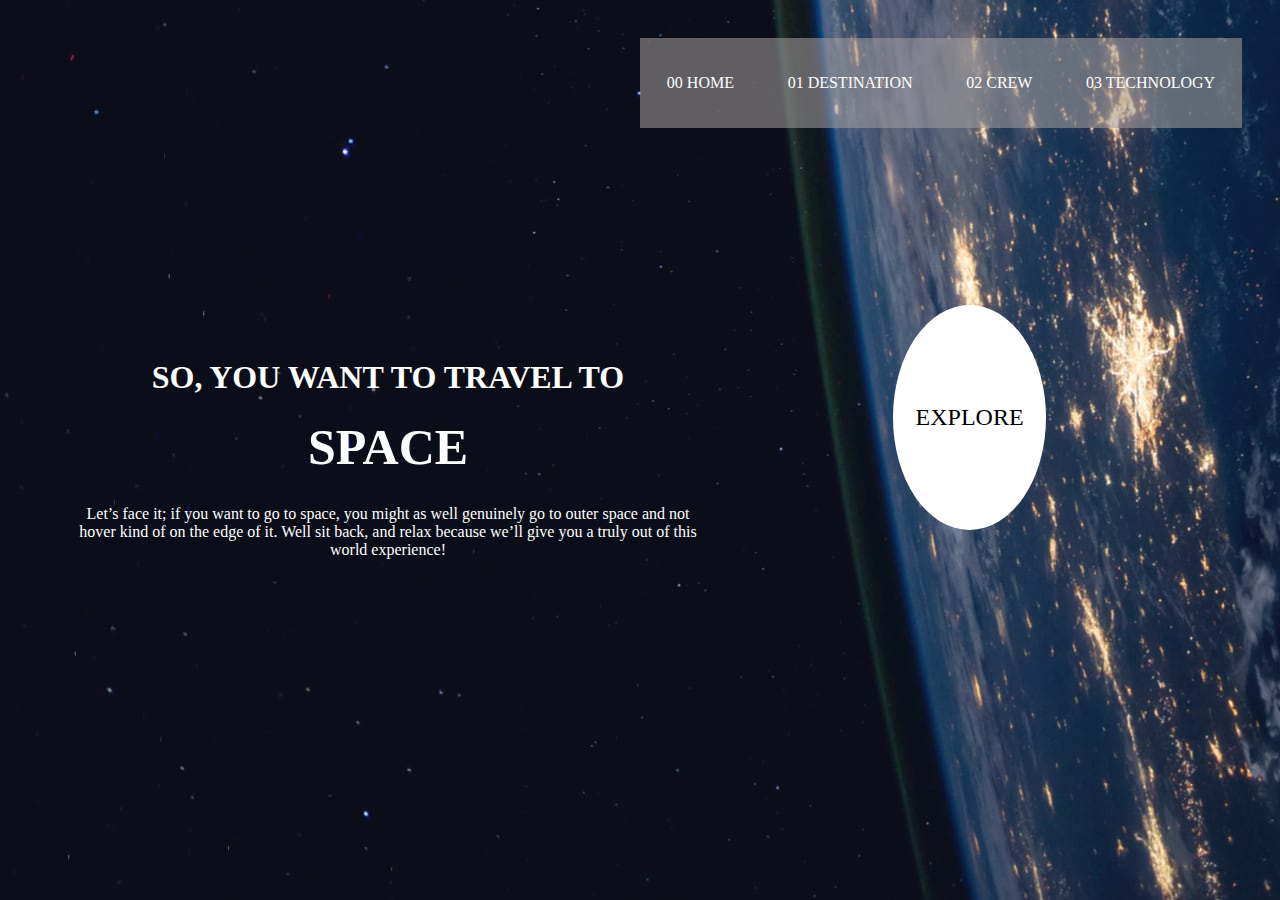
<file: index.html>
<!DOCTYPE html>
<html lang="en">

<head>
	<meta charset="UTF-8">
	<meta name="viewport" content="width=device-width, initial-scale=1.0">

	<link rel="icon" type="image/png" sizes="32x32" href="./assets/favicon-32x32.png">
	<link rel="stylesheet" href="./starter-code/styles.css">
	<title>Frontend Mentor | Space tourism website</title>
</head>

<body>
	<div class="container">
		<div class="navbar">
			<div class="navbar-in">
				<a id="home" href="./index.html">00 HOME</a>
				<a id="destination" href="./starter-code/destination-europa.html">01 DESTINATION</a>
				<a id="crew" href="./starter-code/crew-commander.html">02 CREW</a>
				<a id="technology" href="./starter-code/technology-capsule.html">03 TECHNOLOGY</a>
			</div>
		</div>
		
		<div id="text">

			<h1>SO, YOU WANT TO TRAVEL TO 
				
			</h1>
			<span>SPACE</span>

			<p>
				Let’s face it; if you want to go to space, you might as well genuinely go to
				outer space and not hover kind of on the edge of it. Well sit back, and relax
				because we’ll give you a truly out of this world experience!
			</p>
		</div>

		<div id="explore">
			<a href="./starter-code/destination-europa.html">
				EXPLORE
			</a>
		</div>

	
	</div>
	<script src="./app.js"></script>
</body>

</html>
</file>
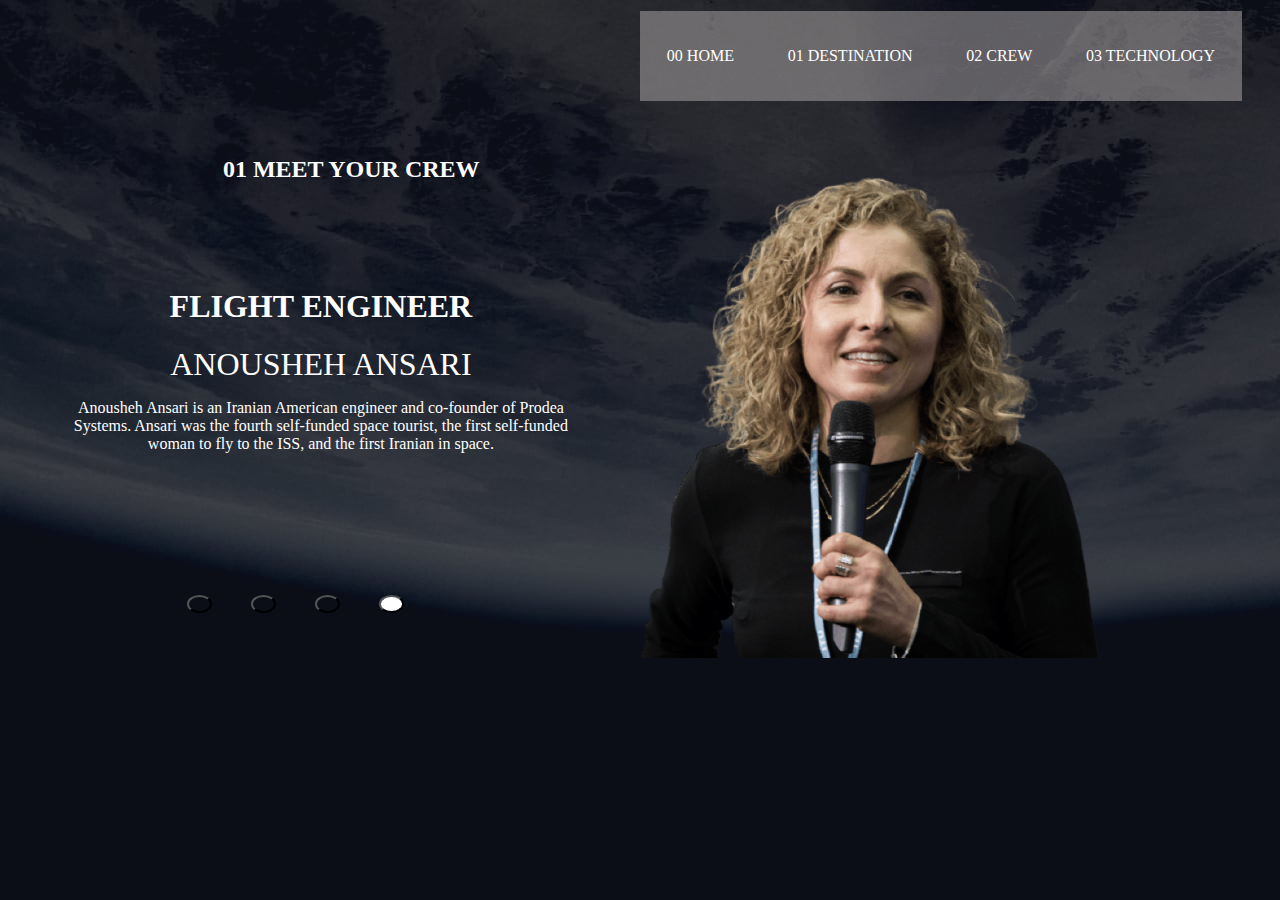
<file: starter-code/crew-commander.html>
<!DOCTYPE html>
<html lang="en">

<head>
	<meta charset="UTF-8">
	<meta name="viewport" content="width=device-width, initial-scale=1.0">

	<link rel="icon" type="image/png" sizes="32x32" href="./assets/favicon-32x32.png">
	<link rel="stylesheet" href="./styles2.css">
	<title>Frontend Mentor | Space tourism website</title>
</head>

<body>
	<div class="container">
		<div class="navbar">
			<div class="navbar-in">
				<a id="home" href="../index.html">00 HOME</a>
				<a id="destination" href="./destination-europa.html">01 DESTINATION</a>
				<a id="crew" href="./crew-commander.html">02 CREW</a>
				<a id="technology" href="./technology-capsule.html">03 TECHNOLOGY</a>
			</div>
		</div>

		<div id="heading">
			01 MEET YOUR CREW
		</div>

		<div id="guchi">
			<section id="Engineer" style="display:flex">
				<div id="select">
					<div id="text">
						<h1>
							FLIGHT ENGINEER
						</h1>
						<span>
							ANOUSHEH ANSARI
						</span>
						<p>
							Anousheh Ansari is an Iranian American engineer and co-founder of Prodea Systems.
							Ansari was the fourth self-funded space tourist, the first self-funded woman to
							fly to the ISS, and the first Iranian in space.				
						</p>
					</div>

					<div id="links">
						<button id="commander" style="background-color:transparent"></button>
						<button id="pilot" style="background-color:transparent"></button>
						<button id="specialist" style="background-color:transparent"></button>
						<button id="engineer" style="background-color:white"></button>
					</div>

				</div>

				<div id="img">
					<img src="./assets/crew/image-anousheh-ansari.png" alt="">
				</div>

			</section>

			<section id="Pilot" style="display:none">
				<div id="select">
					<div id="text">
						<h1>
							FLIGHT PILOT
						</h1>
						<span>
							VICTOR GLOVER
						</span>
						<p>
							Pilot on the first operational flight of the SpaceX Crew Dragon to the International Space Station. Glover is a commander in the U.S. Navy where he pilots an F/A-18.He was a crew member of Expedition 64, and served as a station systems flight engineer.			
						</p>
					</div>

					<div id="links">
						<button id="commander" style="background-color:transparent"></button>
						<button id="pilot" style="background-color:white"></button>
						<button id="specialist" style="background-color:transparent"></button>
						<button id="engineer" style="background-color:transparent"></button>
					</div>

				</div>

				<div id="img">
					<img src="./assets/crew/image-victor-glover.png" alt="">
				</div>

			</section>

			<section id="Specialist" style="display:none">
				<div id="select">
					<div id="text">
						<h1>
							MISSION SPECIALIST
						</h1>
						<span>
							MARK SHUTTLEWORTH
						</span>
						<p>
							Mark Richard Shuttleworth is the founder and CEO of Canonical, the company behind the Linux-based Ubuntu operating system. Shuttleworth became the first South African to travel to space as a space tourist.
						</p>
					</div>

					<div id="links">
						<button id="commander" style="background-color:transparent"></button>
						<button id="pilot" style="background-color:transparent"></button>
						<button id="specialist" style="background-color:white"></button>
						<button id="engineer" style="background-color:transparent"></button>
					</div>

				</div>

				<div id="img">
					<img src="./assets/crew/image-mark-shuttleworth.png" alt="">
				</div>

			</section>

			<section id="Commander" style="display:none">
				<div id="select">
					<div id="text">
						<h1>
							FLIGHT COMMANDER
						</h1>
						<span>
							DOUGLAS HURLEY
						</span>
						<p>
							Douglas Gerald Hurley is an American engineer, former Marine Corps pilot and former NASA astronaut. He launched into space for the third time as commander of Crew Dragon Demo-2.			
						</p>
					</div>

					<div id="links">
						<button id="commander" style="background-color:white"></button>
						<button id="pilot" style="background-color:transparent"></button>
						<button id="specialist" style="background-color:transparent"></button>
						<button id="engineer" style="background-color:transparent"></button>
					</div>

				</div>

				<div id="img">
					<img src="./assets/crew/image-douglas-hurley.png" alt="">
				</div>

			</section>
		</div>
	</div>
	<script src="../app2.js"></script>
</body>

</html>
</file>
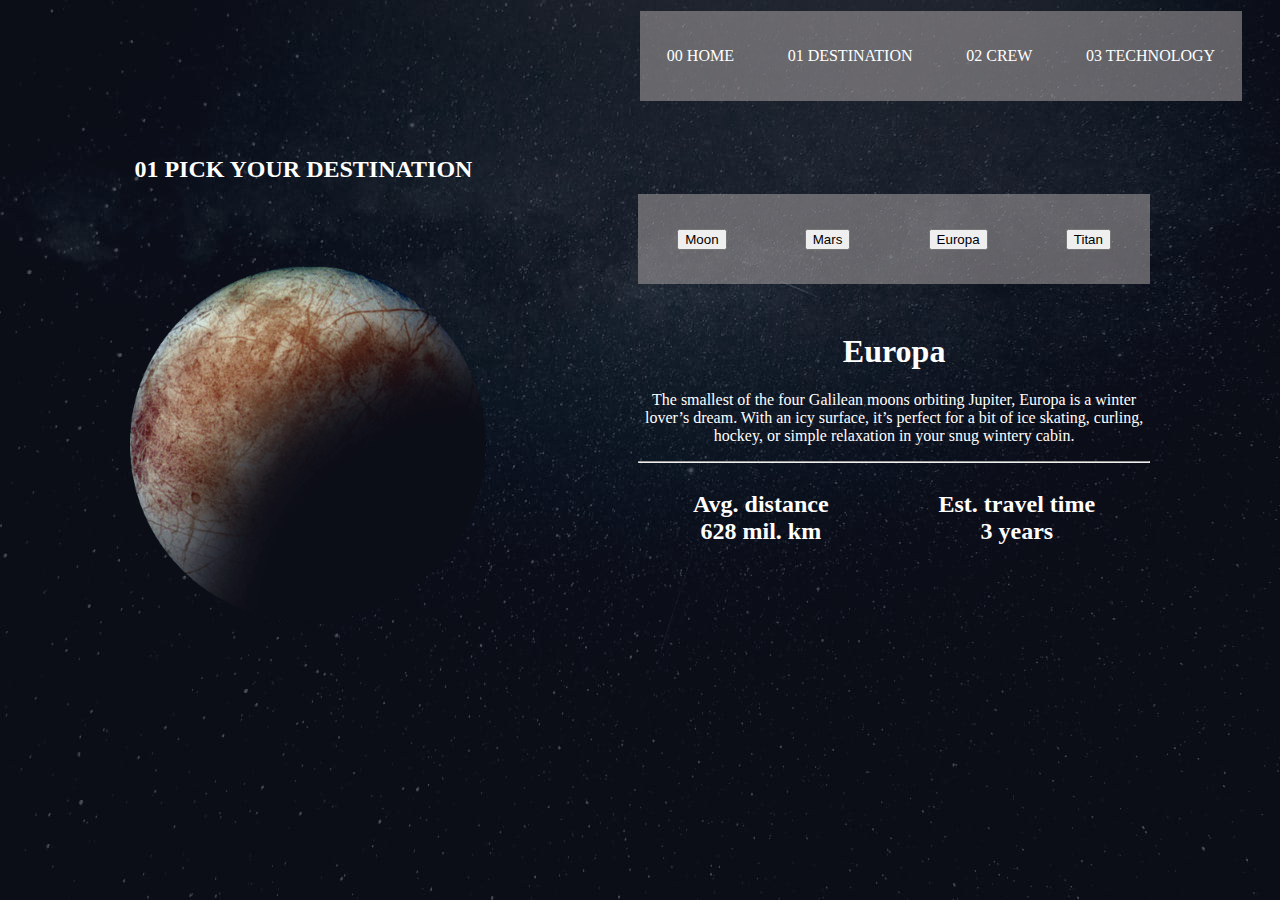
<file: starter-code/destination-europa.html>
<!DOCTYPE html>
<html lang="en">

<head>
	<meta charset="UTF-8">
	<meta name="viewport" content="width=device-width, initial-scale=1.0">

	<link rel="icon" type="image/png" sizes="32x32" href="./assets/favicon-32x32.png">
	<link rel="stylesheet" href="styles1.css">
	<title>Frontend Mentor | Space tourism website</title>
</head>

<body>
	<div class="container">
		<div class="navbar">
			<div class="navbar-in">
				<a id="home" href="../index.html">00 HOME</a>
				<a id="destination" href="./destination-europa.html">01 DESTINATION</a>
				<a id="crew" href="./crew-commander.html">02 CREW</a>
				<a id="technology" href="./technology-capsule.html">03 TECHNOLOGY</a>
			</div>
		</div>
		
		<div id="heading">
			01 PICK YOUR DESTINATION
		</div>

		<div id="guchi">
			<section id="Europa" style="display:flex">
				<div id="img">
					<img src="./assets/destination/image-europa.png" alt="">
				</div>
				
				<div id="select">
					<div id="links">
						<button id="moon" >Moon</button>
						<button id="mars" >Mars</button>
						<button id="europa">Europa</button>
						<button id="titan" >Titan</button>
					</div>
					
					<div id="text">
						<h1>
							Europa						
						</h1>
						<p>
							The smallest of the four Galilean moons orbiting Jupiter, Europa is a
							winter lover’s dream. With an icy surface, it’s perfect for a bit of
							ice skating, curling, hockey, or simple relaxation in your snug
							wintery cabin.
						</p>
						<hr>
						<div>
							<div class="first">
								<h2>
									Avg. distance <br>
									628 mil. km
								</h2>
							</div>
							<div class="second">
								<h2>
									Est. travel time <br>
									3 years
								</h2>
							</div>
						</div>
					</div>
				</div>
			</section>
			
			<section id="Moon" style="display: none">
				<div id="img">
					<img src="./assets/destination/image-moon.png" alt="">
				</div>
				
				<div id="select">
					<div id="links">
						<button id="moon" >Moon</button>
						<button id="mars" >Mars</button>
						<button id="europa">Europa</button>
						<button id="titan" >Titan</button>
					</div>
					
					<div id="text">
						<h1>
							Moon
						</h1>
						<p>
							See our planet as you’ve never seen it before. A perfect relaxing trip away to help 
							regain perspective and come back refreshed. While you’re there, take in some history 
							by visiting the Luna 2 and Apollo 11 landing sites.
						</p>
						<hr>
						<div>
							<div class="first">
								<h2>
									Avg. distance <br>
									384,400 km
								</h2>
							</div>
							<div class="second">
								<h2>
									Est. travel time <br>
									3 days
								</h2>
							</div>
						</div>
					</div>
				</div>
			</section>

			<section id="Mars"style="display: none">
				<div id="img">
					<img src="./assets/destination/image-mars.png" alt="">
				</div>
				
				<div id="select">
					<div id="links">
						<button id="moon" >Moon</button>
						<button id="mars" >Mars</button>
						<button id="europa">Europa</button>
						<button id="titan" >Titan</button>
					</div>
					
					<div id="text">
						<h1>
							Mars						
						</h1>
						<p>
							Don’t forget to pack your hiking boots. You’ll need them to tackle Olympus Mons, 
							the tallest planetary mountain in our solar system. It’s two and a half times 
							the size of Everest!
						</p>
						<hr>
						<div>
							<div class="first">
								<h2>
									Avg. distance <br>
									225 mil. km
								</h2>
							</div>
							<div class="second">
								<h2>
									Est. travel time <br>
									9 months
								</h2>
							</div>
						</div>
					</div>
				</div>
			</section>
			
			<section id="Titan" style="display: none">
				<div id="img">
					<img src="./assets/destination/image-titan.png" alt="">
				</div>
				
				<div id="select">
					<div id="links">
						<button id="moon" >Moon</button>
						<button id="mars" >Mars</button>
						<button id="europa">Europa</button>
						<button id="titan" >Titan</button>
					</div>
					
					<div id="text">
						<h1>
							Titan
						</h1>
						<p>
							The only moon known to have a dense atmosphere other than Earth, Titan 
							is a home away from home (just a few hundred degrees colder!). As a 
							bonus, you get striking views of the Rings of Saturn.
						</p>
						<hr>
						<div>
							<div class="first">
								<h2>
									Avg. distance <br>
									1.6 bil. km
								</h2>
							</div>
							<div class="second">
								<h2>
									Est. travel time <br>
									7 years
								</h2>
							</div>
						</div>
					</div>
				</div>
			</section>

		</div>	
	</div>

	<script src="../app.js"></script>
</body>

</html>
</file>
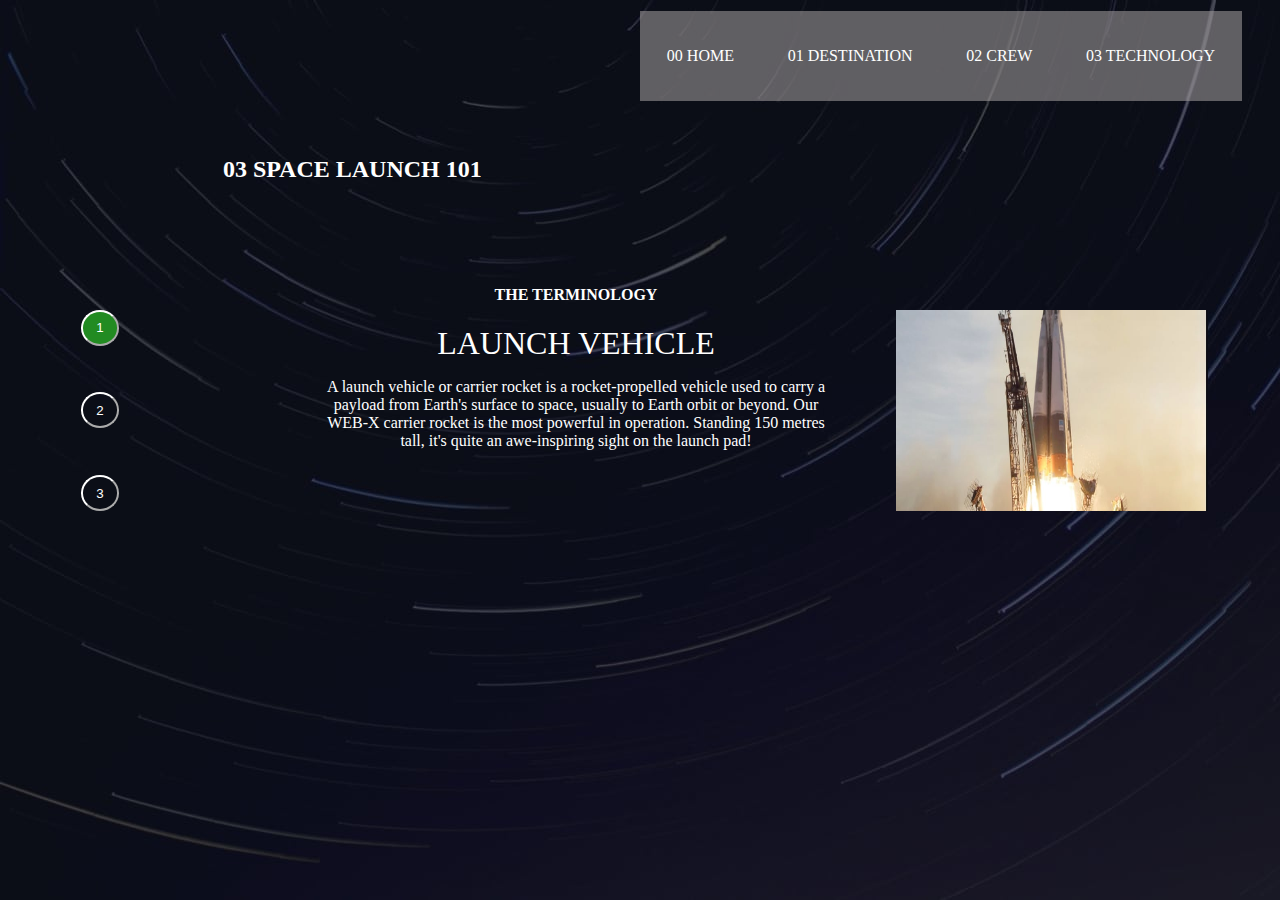
<file: starter-code/technology-capsule.html>
<!DOCTYPE html>
<html lang="en">

<head>
	<meta charset="UTF-8">
	<meta name="viewport" content="width=device-width, initial-scale=1.0">

	<link rel="icon" type="image/png" sizes="32x32" href="./assets/favicon-32x32.png">
	<link rel="stylesheet" href="./styles3.css">
	<title>Frontend Mentor | Space tourism website</title>
</head>

<body>
	<div class="container">
		<div class="navbar">
			<div class="navbar-in">
				<a id="home" href="../index.html">00 HOME</a>
				<a id="destination" href="./destination-europa.html">01 DESTINATION</a>
				<a id="crew" href="./crew-commander.html">02 CREW</a>
				<a id="technology" href="./technology-capsule.html">03 TECHNOLOGY</a>
			</div>
		</div>

		<div id="heading">
			03 SPACE LAUNCH 101
		</div>

		<div id="guchi">
			<section id="Vehicle" style="display:grid">
				
				<div id="links">
					<button id="vehicle" style="background-color:forestgreen">1</button>
					<button id="spaceport" style="background-color:transparent">2</button>
					<button id="capsule" style="background-color:transparent">3</button>
				</div>

				<div id="select">
					<div id="text">
						<h4>
							THE TERMINOLOGY
						</h4>
						<span>
							LAUNCH VEHICLE
						</span>
						<p>
							A launch vehicle or carrier rocket is a rocket-propelled vehicle used to carry a payload from Earth's surface to space, usually to Earth orbit or beyond. Our WEB-X carrier rocket is the most powerful in operation. Standing 150 metres tall, it's quite an awe-inspiring sight on the launch pad!		
						</p>
					</div>
				</div>

				<div id="img">
					<img src="./assets/technology/image-launch-vehicle-landscape.jpg" alt="">
				</div>
			</section>
			
			<section id="Spaceport" style="display:none">
				
				<div id="links">
					<button id="vehicle" style="background-color:transparent">1</button>
					<button id="spaceport" style="background-color:forestgreen">2</button>
					<button id="capsule" style="background-color:transparent">3</button>
				</div>

				<div id="select">
					<div id="text">
						<h4>
							THE TERMINOLOGY
						</h4>
						<span>
							SPACEPORT
						</span>
						<p>
							A spaceport or cosmodrome is a site for launching (or receiving) spacecraft, 
							by analogy to the seaport for ships or airport for aircraft. Based in the 
							famous Cape Canaveral, our spaceport is ideally situated to take advantage 
							of the Earth’s rotation for launch.		
						</p>
					</div>
				</div>

				<div id="img">
					<img src="./assets/technology/image-spaceport-landscape.jpg" alt="">
				</div>
			</section>

			<section id="Capsule" style="display:none">
				
				<div id="links">
					<button id="vehicle" style="background-color:transparent">1</button>
					<button id="spaceport" style="background-color:transparent">2</button>
					<button id="capsule" style="background-color:forestgreen">3</button>
				</div>

				<div id="select">
					<div id="text">
						<h4>
							THE TERMINOLOGY
						</h4>
						<span>
							SPACE CAPSULE
						</span>
						<p>
							A space capsule is an often-crewed spacecraft that uses a blunt-body reentry capsule to reenter the Earth's atmosphere without wings. Our capsule is where you'll spend your time during the flight. It includes a space gym, cinema, and plenty of other activities to keep you entertained.
						</p>
					</div>
				</div>

				<div id="img">
					<img src="./assets/technology/image-space-capsule-landscape.jpg" alt="">
				</div>
			</section>
		</div>
	</div>
	<script src="../app3.js"></script>
</body>

</html>
</file>
<file: starter-code/styles.css>
body{
    background:url('./assets//home/background-home-desktop.jpg');
    color: #fff;
}

.navbar-in{
    display: flex;
    flex-direction: row;
    justify-content:space-around;
    align-items: center;
    width: 50%;
    height: 10vh;
    background-color: rgba(163, 158, 158, 0.566);
    position: relative;
    left:50%;
    opacity: 2.5;
}

a{
    text-decoration: none;
    color: #fff;
}

.navbar{
    padding: 30px;
}

#text{
    width:50%;
    height:60%;
    position: relative;
    top:20vh;
    left:5vw;
    word-wrap: normal;
    text-align: center;
}

#text>p{
    /* width:50%; */
    word-wrap: normal;
    padding-top: 2%;
    text-align: center;
}

#text>span{
    font-size: 50px;
    font-weight: 900;
    max-width: 100%;
}

#explore{
    /* color:black; */
    width:12vw;
    height:25vh;
    display: flex;
    justify-content: center;
    align-items: center;
    background-color: #fff;
    border-radius: 50%;
    position: relative;
    left:70%;
    top:-10vh;
    font-size: larger;
}

#explore>a{
    color:black;
    font-size: x-large;
    border-color: black;
}

a:hover{
    /* color:aqua; */
    border-bottom-style:solid;
    border-color: #fff;
}

a:active{
    border-bottom-style:solid;
    border-color: #fff;
}

a:focus{
    border-bottom-style:solid;
    border-color: #fff;
}
</file>
<file: starter-code/styles2.css>
body{
    background:url(./assets/crew/background-crew-desktop.jpg);
    position: relative;
    bottom:3vh;
}

h1,p{
    color:#fff
}

.navbar-in{
    display: flex;
    flex-direction: row;
    justify-content:space-around;
    align-items: center;
    width: 50%;
    height: 10vh;
    background-color: rgba(163, 158, 158, 0.566);
    position: relative;
    left:50%;
    opacity: 2.5;
}

#select{
    width:40vw;
}

#guchi{
    margin-bottom: 0;
    padding-bottom: 0;
}

span{
    color:white;
    font-size: xx-large;
}

#select>#links{
    display: flex;
    flex-direction: row;
    justify-content:space-around;
    align-items: center;
    width: 50%;
    height: 10vh;
    /* background-color: rgba(163, 158, 158, 0.566); */
    position: relative;
    left:20%;
    top:10vh;
    /* bottom:3vh; */
    opacity: 2.5;
}

img{
    width:80%;
    /* height: auto; */
    position: relative;
    bottom:10vh;
}

#heading{
    display: block;
    color: #fff;
    width:70%;
    position: relative;
    left:17%;
    margin-top: 2%;
    margin-bottom:3%;
    font-weight: bolder;
    font-size: x-large;
}

a{
    text-decoration: none;
    color: #fff;
}

.navbar{
    padding: 30px;
}

#text{
    text-align: center;
}

#text>div{
    color:#fff;
    display: flex;
    flex-direction: row;
    justify-content:space-around;
}
/* 
#text>p{
    width:50%;
    word-wrap: normal;
    padding-top: 2%;
    text-align: center;
}

#text>span{
    font-size: 50px;
    font-weight: 900;
    max-width: 100%;
} */

section{
    display: flex;
    flex-direction: row;
    justify-content:center;
    align-items: flex-start;
    /* height: 10vh; */
    gap:5%;
    position: relative;
    top:5vh;
    /* left:5%; */
}

a:hover{
    /* color:aqua; */
    border-bottom-style:solid;
    border-color: #fff;
}

a:active{
    border-bottom-style:solid;
    border-color: #fff;
}

a:focus{
    border-bottom-style:solid;
    border-color: #fff;
}

button:hover{
    cursor: pointer;
}

button{
    width:2vw;
    height: 2vh;
    border-radius: 50%;
}

/* .container{s */
</file>
<file: starter-code/styles1.css>
body{
    background:url(./assets/destination/background-destination-desktop.jpg);
    position: relative;
    bottom:3vh;
}

h1,p{
    color:#fff
}

.navbar-in{
    display: flex;
    flex-direction: row;
    justify-content:space-around;
    align-items: center;
    width: 50%;
    height: 10vh;
    background-color: rgba(163, 158, 158, 0.566);
    position: relative;
    left:50%;
    opacity: 2.5;
}

#select{
    width:40vw;
}

#select>#links{
    display: flex;
    flex-direction: row;
    justify-content:space-around;
    align-items: center;
    width: 100%;
    height: 10vh;
    background-color: rgba(163, 158, 158, 0.566);
    position: relative;
    /* left:5%; */
    bottom:3vh;
    opacity: 2.5;
    padding-bottom: 0;
    margin-bottom: 0;
}

img{
    width:80%;
    height: auto;
    position: relative;
    top:5vh;
}

#heading{
    display: block;
    color: #fff;
    width:70%;
    position: relative;
    left:10%;
    margin-top: 2%;
    margin-bottom:3%;
    font-weight: bolder;
    font-size: x-large;
}

a{
    text-decoration: none;
    color: #fff;
}

.navbar{
    padding: 30px;
}

#text{
    text-align: center;
}

#text>div{
    color:#fff;
    display: flex;
    flex-direction: row;
    justify-content:space-around;
}
/* 
#text>p{
    width:50%;
    word-wrap: normal;
    padding-top: 2%;
    text-align: center;
}

#text>span{
    font-size: 50px;
    font-weight: 900;
    max-width: 100%;
} */

section{
    display: flex;
    flex-direction: row;
    justify-content:center;
    align-items: flex-start;
    gap:5%;
    position: relative;
    /* left:5%; */
}

#explore{
    /* color:black; */
    width:12vw;
    height:25vh;
    display: flex;
    justify-content: center;
    align-items: center;
    background-color: #fff;
    border-radius: 50%;
    position: relative;
    left:70%;
    top:-10vh;
    font-size: larger;
}

#explore>a{
    color:black;
    font-size: x-large;
    border-color: black;
}

a:hover{
    /* color:aqua; */
    border-bottom-style:solid;
    border-color: #fff;
}

a:active{
    border-bottom-style:solid;
    border-color: #fff;
}

a:focus{
    border-bottom-style:solid;
    border-color: #fff;
}
</file>
<file: starter-code/styles3.css>
body{
    background:url(./assets/technology/background-technology-desktop.jpg);
    position: relative;
    bottom:3vh;
}

h1,h4,p{
    color:#fff
}

.navbar-in{
    display: flex;
    flex-direction: row;
    justify-content:space-around;
    align-items: center;
    width: 50%;
    height: 10vh;
    background-color: rgba(163, 158, 158, 0.566);
    position: relative;
    left:50%;
    opacity: 2.5;
}

#select{
    width:40vw;
}

#guchi{
    margin-bottom: 0;
    padding-bottom: 0;
}

span{
    color:white;
    font-size: xx-large;
}

#select>#links{
    display: flex;
    flex-direction: row;
    justify-content:space-around;
    align-items: center;
    width: 50%;
    height: 10vh;
    /* background-color: rgba(163, 158, 158, 0.566); */
    position: relative;
    left:20%;
    top:10vh;
    /* bottom:3vh; */
    opacity: 2.5;
}

img{
    width:100%;
    height: 100%;
}

#heading{
    display: block;
    color: #fff;
    width:70%;
    position: relative;
    left:17%;
    margin-top: 2%;
    margin-bottom:3%;
    font-weight: bolder;
    font-size: x-large;
}

a{
    text-decoration: none;
    color: #fff;
}

.navbar{
    padding: 30px;
}

#text{
    text-align: center;
    position: relative;
    bottom: 5vh;
}

#text>div{
    color:#fff;
    display: flex;
    flex-direction: row;
    justify-content:space-around;
}

section{
    display:grid;
    grid-template-columns: 1fr 1fr 1fr;
    gap:5vw;
    height:100%;
    margin-top: 10%;
    position: relative;
    right:5vw;
}

a:hover{
    /* color:aqua; */
    border-bottom-style:solid;
    border-color: #fff;
}

a:active{
    border-bottom-style:solid;
    border-color: #fff;
}

a:focus{
    border-bottom-style:solid;
    border-color: #fff;
}

button:hover{
    cursor: pointer;
}

button{
    color:#fff;
    background-color: #fff;
    width:3vw;
    height: 4vh;
    border-color: #fff;
    border-radius: 50%;
}

#guchi>section{
    display: flex;
    flex-direction: column;
}

#links{
    display:flex;
    flex-direction: column;
    justify-content: space-between;
    align-items: center;
}


/* .container{s */
</file>
